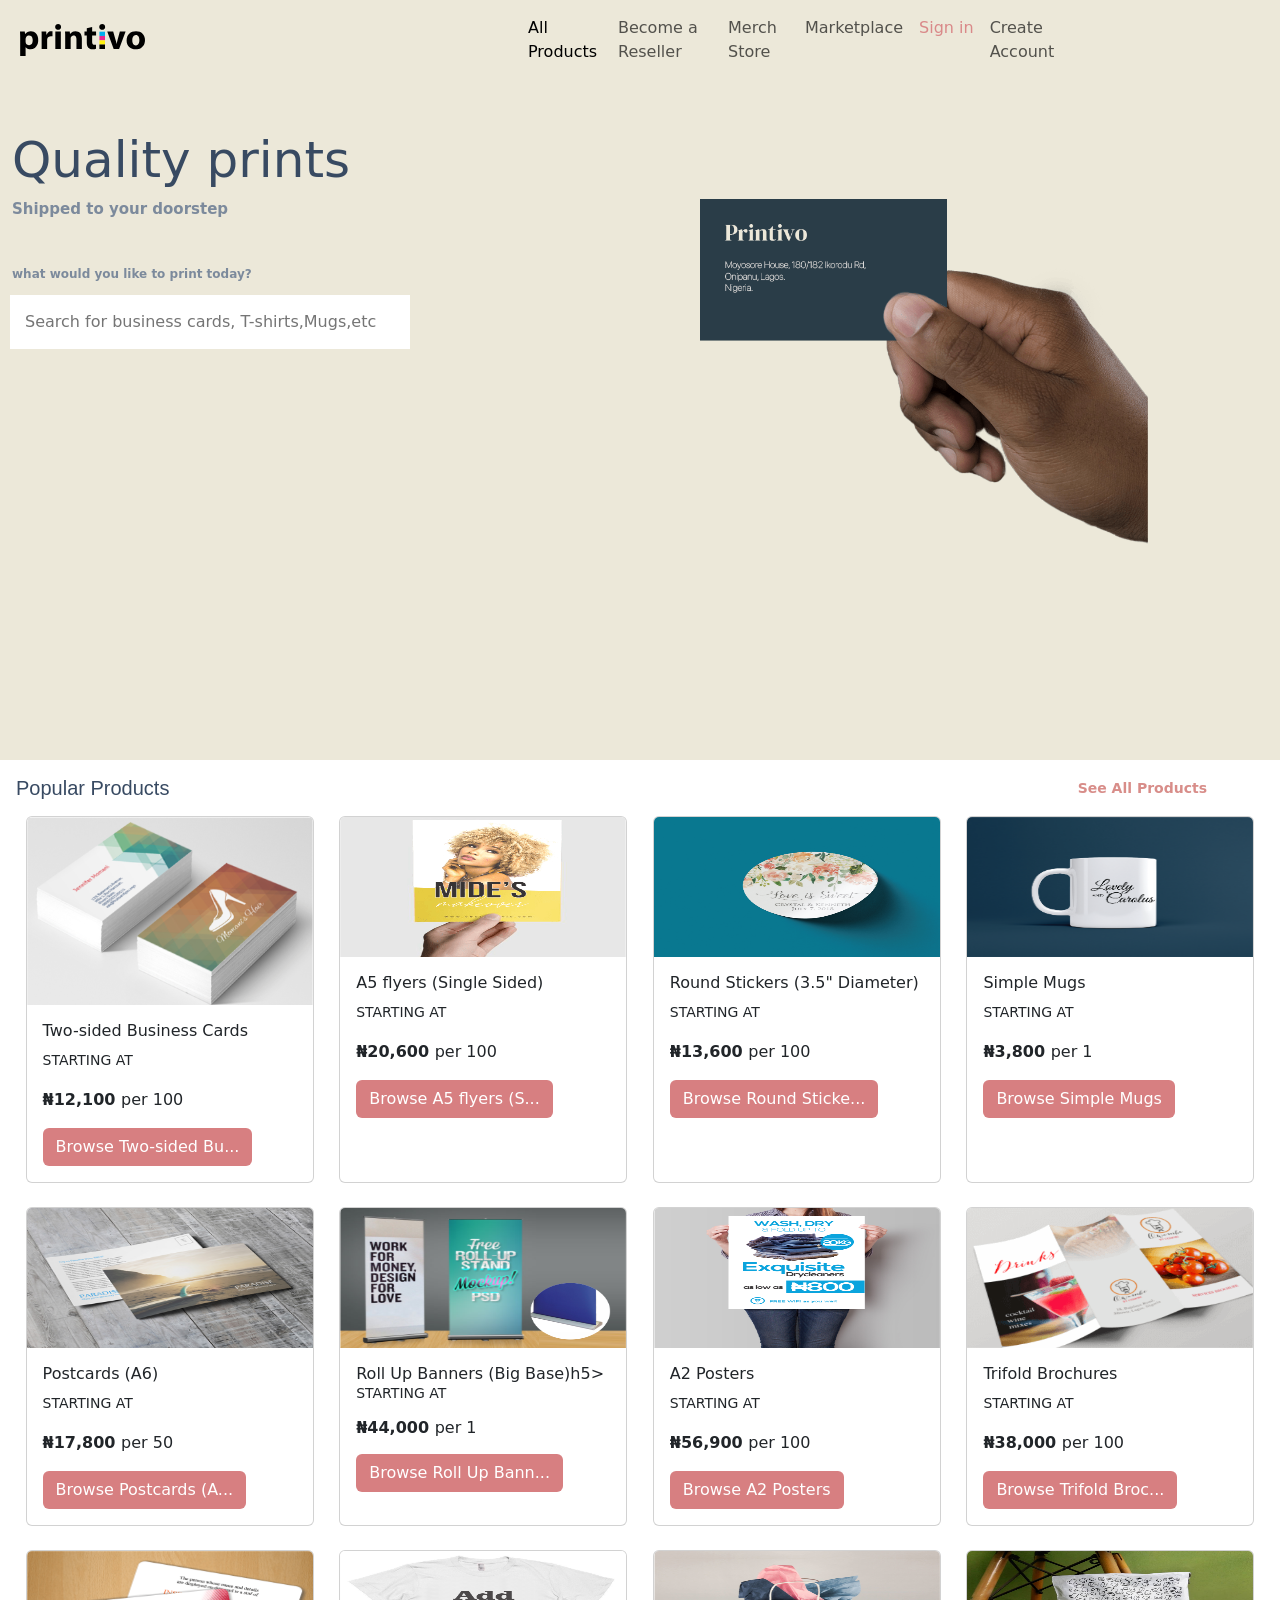
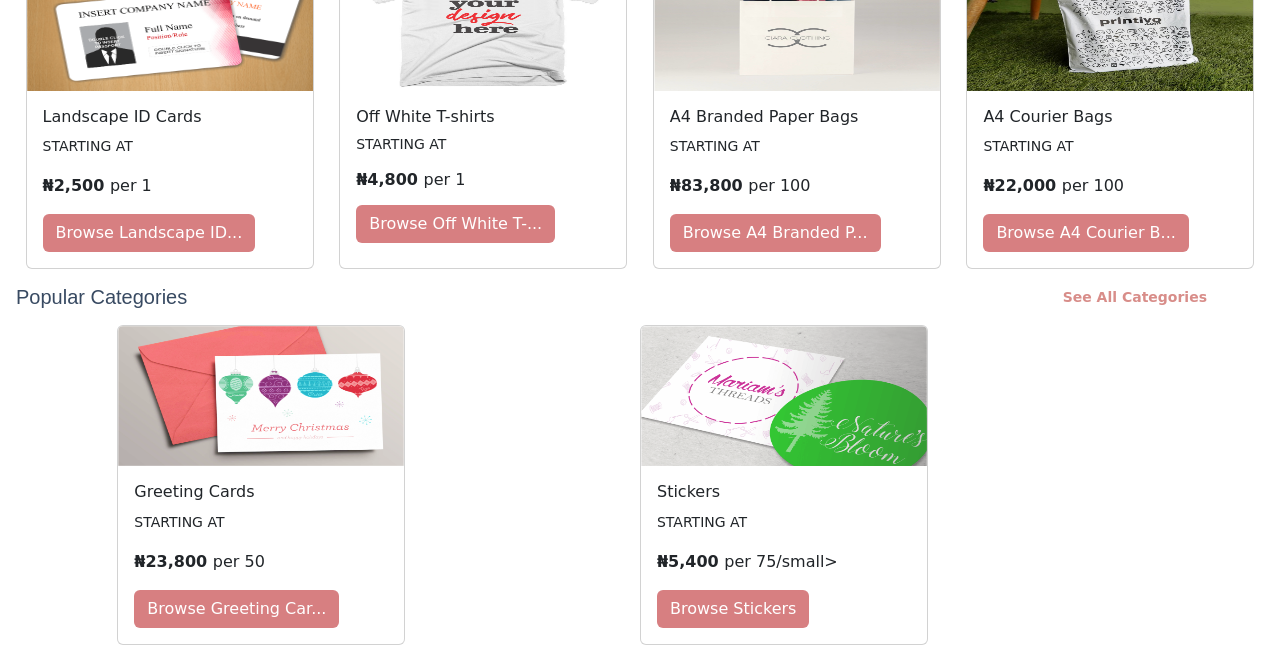
<file: index.html>
<!DOCTYPE html>
<html lang="en">
<head>
    <meta charset="UTF-8">
    <meta name="viewport" content="width=device-width, initial-scale=1.0">
    <title>Design and Print Business Cards,Flyers Online in Nigeria</title>
    <link rel="stylesheet" href="bootstrap-5.3.2-dist/bootstrap-5.3.2-dist/css/bootstrap.css">
    <link rel="stylesheet" href="printivo.css">
</head>
<body style="overflow-x: hidden;">
    
  <main style="background-color: #ece8d9; z-index: 1;">
    <nav class="navbar navbar-expand-lg w-100  ">
      <div class="container-fluid ms-2">
        <img src="Image/download.svg"  width="125" alt="">
        <button class="navbar-toggler" type="button" data-bs-toggle="collapse" data-bs-target="#navbarNav" aria-controls="navbarNav" aria-expanded="true" aria-label="Toggle navigation">
          <span class="navbar-toggler-icon"></span>
        </button>
        <div class="collapse navbar-collapse" id="navbarNav">
          <ul class="navbar-nav">
            <li class="nav-item w">
              <a class="nav-link active " id="hh" style="margin-left: 375px; width: 90px;" aria-current="page" href="#">All Products</a>
            </li>
            <li class="nav-item ">
              <a class="nav-link" style="width: 110px;" href="#">Become a Reseller</a>
            </li>
            <li class="nav-item">
              <a class="nav-link" style="width: 77px;" href="#">Merch Store</a>
            </li>
            <li class="nav-item w-25">
              <a class="nav-link" href="#">Marketplace</a>
            </li>
            <li class="nav-item w-75">
              <a class="nav-link" style="color:#d98989 ;" href="#">Sign in</a>
            </li>
            <li class="nav-item">
              <a class="nav-link" style="width: 120px;" href="#">Create Account</a>
            </li>
            <li class="nav-item w-25 d-sm-none" id="hh" >
             <img src="Image/download (1).svg" alt="">
            </li>
          </ul>
        </div>
      </div>
    </nav>
      <div>

          <div class="hero">
            <div>
              <h1 style="color: #384a62; margin-left: 12px; margin-top: 50px; font-size: 50px;">Quality prints</h1> 
              <p style="color: #7c8a9c;  margin-left: 12px; font-weight: bold; font-size: 15px;">Shipped to your doorstep</p> <br>
               
              <small style="color: #7c8a9c;  margin-left: 12px; font-weight: bold; margin-top: 150px;font-size: 12px;">what would you like to print today?</small> <br>
              
               <input type="search" id="input" name="" placeholder="Search for business cards, T-shirts,Mugs,etc" >
            </div>
          <div>  <img src="Image/Card3_n9kqin.png" class=" hand"  alt="..." ></div>
          </div>
         
           
          
          
                   
        </div>
      </div>
  </main>
  
<nav class="navbar bg-body-light">
  <div class="container-fluid">
    <a class="navbar-brand fs-10" style="margin-left: 4px; color: #384a62; font-family:sans-serif ;">Popular Products</a>
    <form class="d-flex" role="search">
      <button class="btn border-none fs-6 fw-bolder me-5 " style="margin-right: -10px; color: #d88d89;" type="submit"><small>See All Products</small></button>
    </form>
  </div>
</nav>
<main class="d-lg-flex  d-sm-block" id="maim" style="justify-content: space-evenly;">
<!-- <div class="row">
  <div class="col"> -->
    <div class="card col-sm-6" style="width: 18rem;">
      <img src="Image/1440201227_two-sided-business-cards-by-printivo.png" class="card-img-top" alt="...">
      <div class="card-body">
        <h5 class="card-title fs-6">Two-sided Business Cards</h5> 
        <p class="card-text fw-light fs-6"><small>STARTING AT</small></p>
        <p class="card-text fw-bolder fs-6">₦12,100 <small class="fw-light fs-6">per 100</small></p>
        <a href="#" class="btn text-white fs-6" style="background-color: #d77f81;">Browse Two-sided Bu...</a>
      </div>
    </div>
  <div class="card col-sm-6" style="width: 18rem;">
      <img src="Image/mide.png" height="140" class="card-img-top" alt="...">
      <div class="card-body">
        <h5 class="card-title fs-6">A5 flyers (Single Sided)</h5> 
        <p class="card-text fw-light fs-6"><small>STARTING AT</small></p>
        <p class="card-text fw-bolder fs-6">₦20,600 <small class="fw-light fs-6">per 100</small></p>
        <a href="#" class="btn text-white fs-6" style="background-color: #d77f81;">Browse A5 flyers (S...</a>
      </div>
    </div>
  </div>
  </div>
<!-- <div class="row gap-10"> -->
  <div class="card col-sm-6" style="width: 18rem;">
    <img src="Image/rblu.png" height="140" class="card-img-top" alt="...">
    <div class="card-body">
      <h5 class="card-title fs-6">Round Stickers (3.5" Diameter)</h5> 
      <p class="card-text fw-light fs-6"><small>STARTING AT</small></p>
      <p class="card-text fw-bolder fs-6">₦13,600 <small class="fw-light fs-6">per 100</small></p>
      <a href="#" class="btn text-white fs-6" style="background-color: #d77f81;">Browse Round Sticke...</a>
    </div>
  </div>
<div class="card col-sm-6" style="width: 18rem;">
    <img src="Image/cup.png" height="140" class="card-img-top" alt="...">
    <div class="card-body">
      <h5 class="card-title fs-6">Simple Mugs</h5> 
      <p class="card-text fw-light fs-6"><small>STARTING AT</small></p>
      <p class="card-text fw-bolder fs-6">₦3,800 <small class="fw-light fs-6">per 1</small></p>
      <a href="#" class="btn text-white fs-6" style="background-color: #d77f81;">Browse Simple Mugs</a>
    </div>
  </div>
</div>
    </main> <br> 
<main class="d-lg-flex d-sm-block " id="maim"  style="justify-content: space-evenly;">
<!-- <div class="row"> -->
  <div class="card col-sm-6" style="width: 18rem;">
    <img src="Image/1439790190_postcard.jpg" height="140px" class="card-img-top" alt="...">
    <div class="card-body">
      <h5 class="card-title fs-6">Postcards (A6)</h5> 
      <p class="card-text fw-light fs-6"><small>STARTING AT</small></p>
      <p class="card-text fw-bolder fs-6"> ₦17,800  <small class="fw-light fs-6">per 50</small></p>
      <a href="#" class="btn text-white fs-6" style="background-color: #d77f81;">Browse Postcards (A...</a>
    </div>
  </div>
<div class="card col-sm-6" style="width: 18rem;">
    <img src="Image/1446183154_big rollup banner.png" height="140" class="card-img-top" alt="...">
    <div class="card-body">
      <h5 class="card-title fs-6">Roll Up Banners (Big Base)h5> 
      <p class="card-text fw-light fs-6"><small>STARTING AT</small></p>
      <p class="card-text fw-bolder fs-6">₦44,000 <small class="fw-light fs-6">per 1</small></p>
      <a href="#" class="btn text-white fs-6" style="background-color: #d77f81;">Browse Roll Up Bann...</a>
    </div>
  </div>
</div>
<!-- <div class="row"> -->
  <div class="card col-sm-6" style="width: 18rem;">
    <img src="Image/1572259118_product-5-(1).png" height="140" class="card-img-top" alt="...">
    <div class="card-body">
      <h5 class="card-title fs-6">A2 Posters</h5> 
      <p class="card-text fw-light fs-6"><small>STARTING AT</small></p>
      <p class="card-text fw-bolder fs-6">₦56,900 <small class="fw-light fs-6">per 100</small></p>
      <a href="#" class="btn text-white fs-6" style="background-color: #d77f81;">Browse A2 Posters</a>
    </div>
  </div>
<div class="card col-sm-6" style="width: 18rem;">
    <img src="Image/1473167305_trifold-brochure-printing.png" height="140" class="card-img-top" alt="...">
    <div class="card-body">
      <h5 class="card-title fs-6">Trifold Brochures</h5> 
      <p class="card-text fw-light fs-6"><small>STARTING AT</small></p>
      <p class="card-text fw-bolder fs-6">₦38,000 <small class="fw-light fs-6">per 100</small></p>
      <a href="#" class="btn text-white fs-6" style="background-color: #d77f81;">Browse Trifold Broc...</a>
    </div>
  </div>
</div>
    </main> <br>
<main class="d-lg-flex  d-sm-block" id="maim"  style="justify-content: space-evenly;">
<!-- <div class="row"> -->
  <div class="card col-sm-6" style="width: 18rem;">
  <img src="Image/1456215784_12.png" height="140px" class="card-img-top" alt="...">
  <div class="card-body">
    <h5 class="card-title fs-6">Landscape ID Cards</h5> 
    <p class="card-text fw-light fs-6"><small>STARTING AT</small></p>
    <p class="card-text fw-bolder fs-6"> ₦2,500  <small class="fw-light fs-6">per 1</small></p>
    <a href="#" class="btn text-white fs-6" style="background-color: #d77f81;">Browse Landscape ID...</a>
  </div>
</div>
<div class="card col-sm-6" style="width: 18rem;">
  <img src="Image/1485151940_White-tshirt.png" height="140" class="card-img-top" alt="...">
  <div class="card-body">
    <h5 class="card-title fs-6">Off White T-shirts<h5> 
    <p class="card-text fw-light fs-6"><small>STARTING AT</small></p>
    <p class="card-text fw-bolder fs-6">₦4,800 <small class="fw-light fs-6">per 1</small></p>
    <a href="#" class="btn text-white fs-6" style="background-color: #d77f81;">Browse Off White T-...</a>
  </div>
</div></div>
<!-- <div class="row"> -->
  <div class="card col-sm-6" style="width: 18rem;">
    <img src="Image/1572258123_product-3-(1).png" height="140" class="card-img-top" alt="...">
    <div class="card-body">
      <h5 class="card-title fs-6">A4 Branded Paper Bags</h5> 
      <p class="card-text fw-light fs-6"><small>STARTING AT</small></p>
      <p class="card-text fw-bolder fs-6">₦83,800 <small class="fw-light fs-6">per 100</small></p>
      <a href="#" class="btn text-white fs-6" style="background-color: #d77f81;">Browse A4 Branded P...</a>
    </div>
  </div>
<div class="card col-sm-6" style="width: 18rem;">
    <img src="Image/1607424257_63f28e7a-da1d-4685-a297-964e186a2170.jpeg" height="140" class="card-img-top" alt="...">
    <div class="card-body">
      <h5 class="card-title fs-6">A4 Courier Bags</h5> 
      <p class="card-text fw-light fs-6"><small>STARTING AT</small></p>
      <p class="card-text fw-bolder fs-6">₦22,000 <small class="fw-light fs-6">per 100</small></p>
      <a href="#" class="btn text-white fs-6" style="background-color: #d77f81;">Browse A4 Courier B...</a>
    </div>
  </div>
</div>
    </main>
    <nav class="navbar bg-body-light">
        <div class="container-fluid">
          <a class="navbar-brand fs-10" style="margin-left: 4px; color: #384a62; font-family:sans-serif ;">Popular Categories</a>
          <form class="d-flex" role="search">
            <button class="btn border-none fs-6 fw-bolder me-5" style="margin-right: -10px; color: #d88d89;" type="submit"><small>See All Categories</small></button>
          </form>
        </div>
      </nav>

      <main class="d-lg-flex d-sm-block ms-50 " id="maim"  style="justify-content: space-around;gap: -13px;">
        
       <!-- <div class="row"> -->
        <div class="card col-sm-6" style="width: 18rem;">
          <img src="Image/1473159158_Christmas-card-for-this-wonderful-season.png" height="140" class="card-img-top" alt="...">
          <div class="card-body">
            <h5 class="card-title fs-6">Greeting Cards</h5> 
            <p class="card-text fw-light fs-6"><small>STARTING AT</small></p>
            <p class="card-text fw-bolder fs-6">₦23,800 <small class="fw-light fs-6">per 50</small></p>
            <a href="#" class="btn text-white fs-6" style="background-color: #d77f81;">Browse Greeting Car...</a>
          </div>
        </div>
      <div class="card col-sm-6" style="width: 18rem;">
          <img src="Image/1473165427_stickers.png" height="140" class="card-img-top" alt="...">
          <div class="card-body">
            <h5 class="card-title fs-6">Stickers</h5> 
            <p class="card-text fw-light fs-6"><small>STARTING AT</small></p>
            <p class="card-text fw-bolder fs-6">₦5,400 <small class="fw-light fs-6">per 75/small></p>
            <a href="#" class="btn text-white fs-6" style="background-color: #d77f81;">Browse Stickers</a>
          </div>
        </div>
       </div>
            </main>


            

   <script src="bootstrap-5.3.2-dist/bootstrap-5.3.2-dist/js/bootstrap.bundle.js"></script>
</body>
</html>
</file>
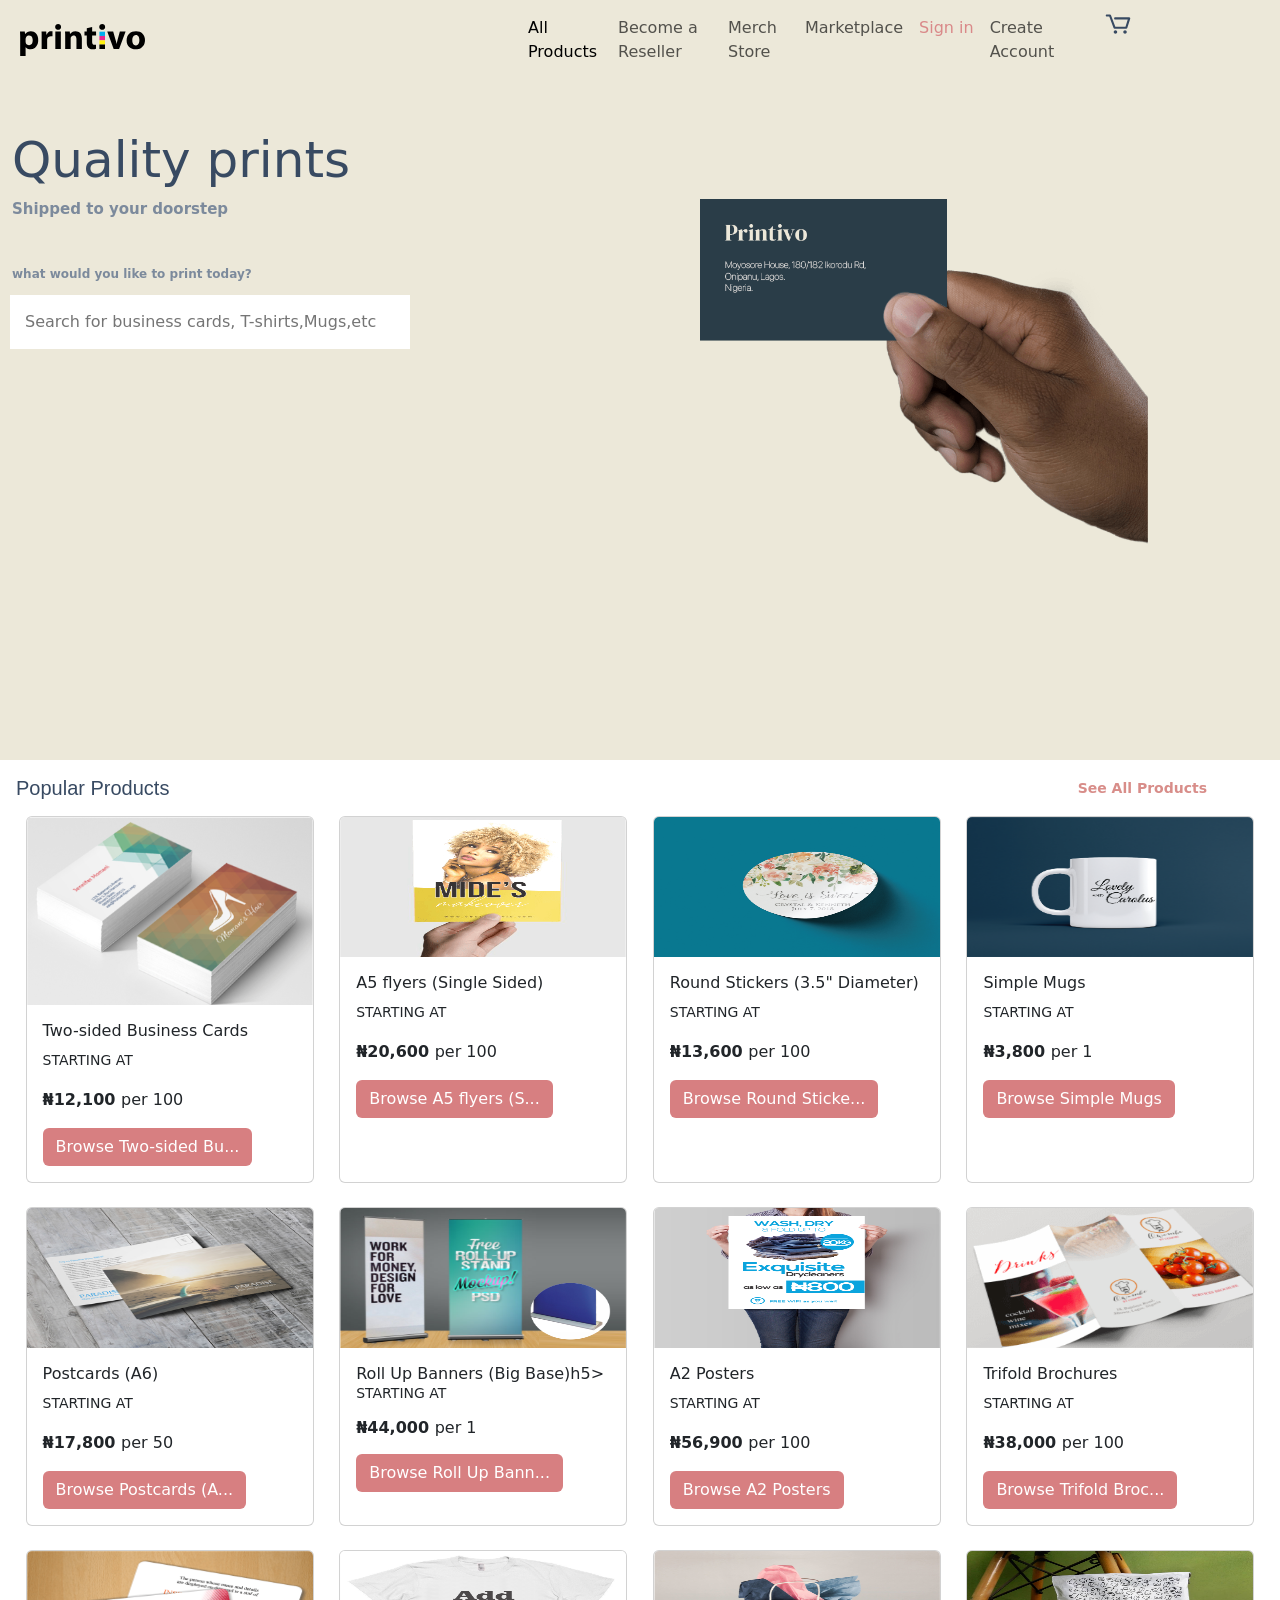
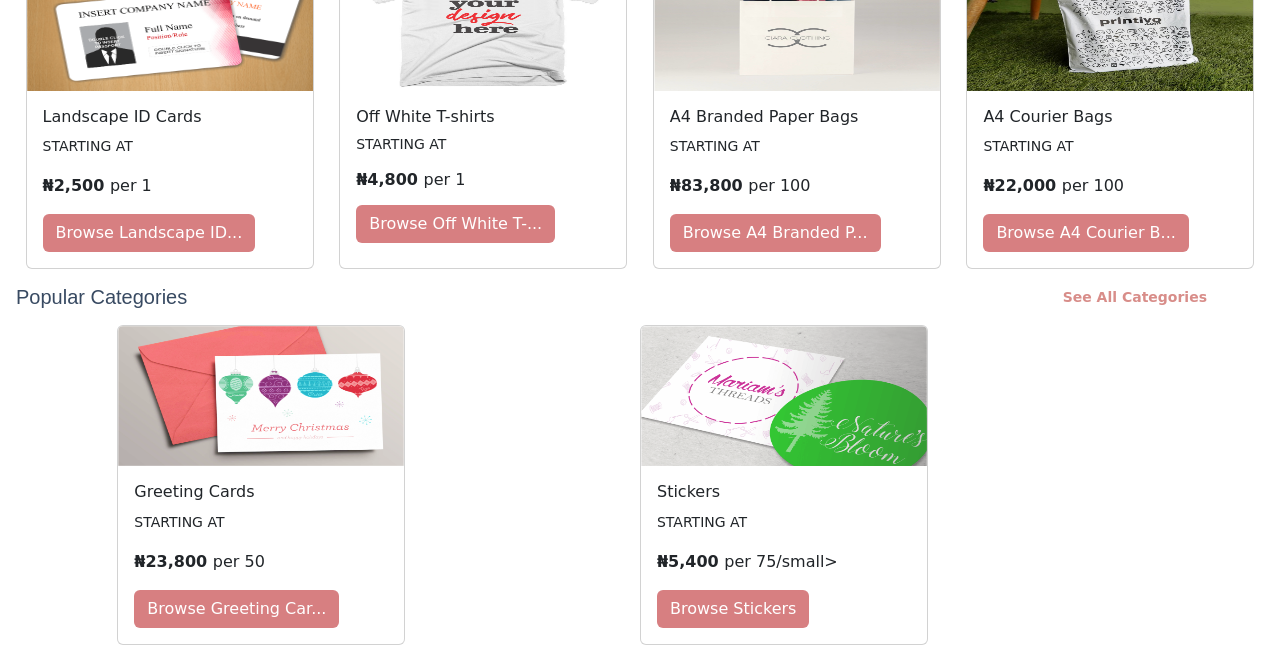
<file: printivo.html>
<!DOCTYPE html>
<html lang="en">
<head>
    <meta charset="UTF-8">
    <meta name="viewport" content="width=device-width, initial-scale=1.0">
    <title>Design and Print Business Cards,Flyers Online in Nigeria</title>
    <link rel="stylesheet" href="bootstrap-5.3.2-dist/bootstrap-5.3.2-dist/css/bootstrap.css">
    <link rel="stylesheet" href="printivo.css">
</head>
<body style="overflow-x: hidden;">
    
  <main style="background-color: #ece8d9;">
    <nav class="navbar navbar-expand-lg w-100  ">
      <div class="container-fluid ms-2">
        <img src="Image/download.svg"  width="125" alt="">
        <button class="navbar-toggler" type="button" data-bs-toggle="collapse" data-bs-target="#navbarNav" aria-controls="navbarNav" aria-expanded="true" aria-label="Toggle navigation">
          <span class="navbar-toggler-icon"></span>
        </button>
        <div class="collapse navbar-collapse" id="navbarNav">
          <ul class="navbar-nav">
            <li class="nav-item w">
              <a class="nav-link active ms-" style="margin-left: 375px; width: 90px;" aria-current="page" href="#">All Products</a>
            </li>
            <li class="nav-item ">
              <a class="nav-link" style="width: 110px;" href="#">Become a Reseller</a>
            </li>
            <li class="nav-item">
              <a class="nav-link" style="width: 77px;" href="#">Merch Store</a>
            </li>
            <li class="nav-item w-25">
              <a class="nav-link" href="#">Marketplace</a>
            </li>
            <li class="nav-item w-75">
              <a class="nav-link" style="color:#d98989 ;" href="#">Sign in</a>
            </li>
            <li class="nav-item ">
              <a class="nav-link" style="width: 120px;" href="#">Create Account</a>
            </li>
            <li class="nav-item w-25">
             <img src="Image/download (1).svg" alt="">
            </li>
          </ul>
        </div>
      </div>
    </nav>
      <div>

          <div class="hero">
            <div>
              <h1 style="color: #384a62; margin-left: 12px; margin-top: 50px; font-size: 50px;">Quality prints</h1> 
              <p style="color: #7c8a9c;  margin-left: 12px; font-weight: bold; font-size: 15px;">Shipped to your doorstep</p> <br>
               
              <small style="color: #7c8a9c;  margin-left: 12px; font-weight: bold; margin-top: 150px;font-size: 12px;">what would you like to print today?</small> <br>
              
               <input type="search" name="" placeholder="Search for business cards, T-shirts,Mugs,etc" style="border: none; width: 400px; margin-top: 10px; margin-left: 10px; padding: 15px;" id="">
            </div>
          <div>  <img src="Image/Card3_n9kqin.png" class=" hand"  alt="..." ></div>
          </div>
         
           
          
          
                   
        </div>
      </div>
  </main>
  
<nav class="navbar bg-body-light">
  <div class="container-fluid">
    <a class="navbar-brand fs-10" style="margin-left: 4px; color: #384a62; font-family:sans-serif ;">Popular Products</a>
    <form class="d-flex" role="search">
      <button class="btn border-none fs-6 fw-bolder me-5 " style="margin-right: -10px; color: #d88d89;" type="submit"><small>See All Products</small></button>
    </form>
  </div>
</nav>
<main class="d-lg-flex  d-sm-block" id="maim" style="justify-content: space-evenly;">
<!-- <div class="row">
  <div class="col"> -->
    <div class="card col-sm-6" style="width: 18rem;">
      <img src="Image/1440201227_two-sided-business-cards-by-printivo.png" class="card-img-top" alt="...">
      <div class="card-body">
        <h5 class="card-title fs-6">Two-sided Business Cards</h5> 
        <p class="card-text fw-light fs-6"><small>STARTING AT</small></p>
        <p class="card-text fw-bolder fs-6">₦12,100 <small class="fw-light fs-6">per 100</small></p>
        <a href="#" class="btn text-white fs-6" style="background-color: #d77f81;">Browse Two-sided Bu...</a>
      </div>
    </div>
  <div class="card col-sm-6" style="width: 18rem;">
      <img src="Image/mide.png" height="140" class="card-img-top" alt="...">
      <div class="card-body">
        <h5 class="card-title fs-6">A5 flyers (Single Sided)</h5> 
        <p class="card-text fw-light fs-6"><small>STARTING AT</small></p>
        <p class="card-text fw-bolder fs-6">₦20,600 <small class="fw-light fs-6">per 100</small></p>
        <a href="#" class="btn text-white fs-6" style="background-color: #d77f81;">Browse A5 flyers (S...</a>
      </div>
    </div>
  </div>
  </div>
<!-- <div class="row gap-10"> -->
  <div class="card col-sm-6" style="width: 18rem;">
    <img src="Image/rblu.png" height="140" class="card-img-top" alt="...">
    <div class="card-body">
      <h5 class="card-title fs-6">Round Stickers (3.5" Diameter)</h5> 
      <p class="card-text fw-light fs-6"><small>STARTING AT</small></p>
      <p class="card-text fw-bolder fs-6">₦13,600 <small class="fw-light fs-6">per 100</small></p>
      <a href="#" class="btn text-white fs-6" style="background-color: #d77f81;">Browse Round Sticke...</a>
    </div>
  </div>
<div class="card col-sm-6" style="width: 18rem;">
    <img src="Image/cup.png" height="140" class="card-img-top" alt="...">
    <div class="card-body">
      <h5 class="card-title fs-6">Simple Mugs</h5> 
      <p class="card-text fw-light fs-6"><small>STARTING AT</small></p>
      <p class="card-text fw-bolder fs-6">₦3,800 <small class="fw-light fs-6">per 1</small></p>
      <a href="#" class="btn text-white fs-6" style="background-color: #d77f81;">Browse Simple Mugs</a>
    </div>
  </div>
</div>
    </main> <br> 
<main class="d-lg-flex d-sm-block " id="maim"  style="justify-content: space-evenly;">
<!-- <div class="row"> -->
  <div class="card col-sm-6" style="width: 18rem;">
    <img src="Image/1439790190_postcard.jpg" height="140px" class="card-img-top" alt="...">
    <div class="card-body">
      <h5 class="card-title fs-6">Postcards (A6)</h5> 
      <p class="card-text fw-light fs-6"><small>STARTING AT</small></p>
      <p class="card-text fw-bolder fs-6"> ₦17,800  <small class="fw-light fs-6">per 50</small></p>
      <a href="#" class="btn text-white fs-6" style="background-color: #d77f81;">Browse Postcards (A...</a>
    </div>
  </div>
<div class="card col-sm-6" style="width: 18rem;">
    <img src="Image/1446183154_big rollup banner.png" height="140" class="card-img-top" alt="...">
    <div class="card-body">
      <h5 class="card-title fs-6">Roll Up Banners (Big Base)h5> 
      <p class="card-text fw-light fs-6"><small>STARTING AT</small></p>
      <p class="card-text fw-bolder fs-6">₦44,000 <small class="fw-light fs-6">per 1</small></p>
      <a href="#" class="btn text-white fs-6" style="background-color: #d77f81;">Browse Roll Up Bann...</a>
    </div>
  </div>
</div>
<!-- <div class="row"> -->
  <div class="card col-sm-6" style="width: 18rem;">
    <img src="Image/1572259118_product-5-(1).png" height="140" class="card-img-top" alt="...">
    <div class="card-body">
      <h5 class="card-title fs-6">A2 Posters</h5> 
      <p class="card-text fw-light fs-6"><small>STARTING AT</small></p>
      <p class="card-text fw-bolder fs-6">₦56,900 <small class="fw-light fs-6">per 100</small></p>
      <a href="#" class="btn text-white fs-6" style="background-color: #d77f81;">Browse A2 Posters</a>
    </div>
  </div>
<div class="card col-sm-6" style="width: 18rem;">
    <img src="Image/1473167305_trifold-brochure-printing.png" height="140" class="card-img-top" alt="...">
    <div class="card-body">
      <h5 class="card-title fs-6">Trifold Brochures</h5> 
      <p class="card-text fw-light fs-6"><small>STARTING AT</small></p>
      <p class="card-text fw-bolder fs-6">₦38,000 <small class="fw-light fs-6">per 100</small></p>
      <a href="#" class="btn text-white fs-6" style="background-color: #d77f81;">Browse Trifold Broc...</a>
    </div>
  </div>
</div>
    </main> <br>
<main class="d-lg-flex  d-sm-block" id="maim"  style="justify-content: space-evenly;">
<!-- <div class="row"> -->
  <div class="card col-sm-6" style="width: 18rem;">
  <img src="Image/1456215784_12.png" height="140px" class="card-img-top" alt="...">
  <div class="card-body">
    <h5 class="card-title fs-6">Landscape ID Cards</h5> 
    <p class="card-text fw-light fs-6"><small>STARTING AT</small></p>
    <p class="card-text fw-bolder fs-6"> ₦2,500  <small class="fw-light fs-6">per 1</small></p>
    <a href="#" class="btn text-white fs-6" style="background-color: #d77f81;">Browse Landscape ID...</a>
  </div>
</div>
<div class="card col-sm-6" style="width: 18rem;">
  <img src="Image/1485151940_White-tshirt.png" height="140" class="card-img-top" alt="...">
  <div class="card-body">
    <h5 class="card-title fs-6">Off White T-shirts<h5> 
    <p class="card-text fw-light fs-6"><small>STARTING AT</small></p>
    <p class="card-text fw-bolder fs-6">₦4,800 <small class="fw-light fs-6">per 1</small></p>
    <a href="#" class="btn text-white fs-6" style="background-color: #d77f81;">Browse Off White T-...</a>
  </div>
</div></div>
<!-- <div class="row"> -->
  <div class="card col-sm-6" style="width: 18rem;">
    <img src="Image/1572258123_product-3-(1).png" height="140" class="card-img-top" alt="...">
    <div class="card-body">
      <h5 class="card-title fs-6">A4 Branded Paper Bags</h5> 
      <p class="card-text fw-light fs-6"><small>STARTING AT</small></p>
      <p class="card-text fw-bolder fs-6">₦83,800 <small class="fw-light fs-6">per 100</small></p>
      <a href="#" class="btn text-white fs-6" style="background-color: #d77f81;">Browse A4 Branded P...</a>
    </div>
  </div>
<div class="card col-sm-6" style="width: 18rem;">
    <img src="Image/1607424257_63f28e7a-da1d-4685-a297-964e186a2170.jpeg" height="140" class="card-img-top" alt="...">
    <div class="card-body">
      <h5 class="card-title fs-6">A4 Courier Bags</h5> 
      <p class="card-text fw-light fs-6"><small>STARTING AT</small></p>
      <p class="card-text fw-bolder fs-6">₦22,000 <small class="fw-light fs-6">per 100</small></p>
      <a href="#" class="btn text-white fs-6" style="background-color: #d77f81;">Browse A4 Courier B...</a>
    </div>
  </div>
</div>
    </main>
    <nav class="navbar bg-body-light">
        <div class="container-fluid">
          <a class="navbar-brand fs-10" style="margin-left: 4px; color: #384a62; font-family:sans-serif ;">Popular Categories</a>
          <form class="d-flex" role="search">
            <button class="btn border-none fs-6 fw-bolder me-5" style="margin-right: -10px; color: #d88d89;" type="submit"><small>See All Categories</small></button>
          </form>
        </div>
      </nav>

      <main class="d-lg-flex d-sm-block ms-50 " id="maim"  style="justify-content: space-around;gap: -13px;">
        
       <!-- <div class="row"> -->
        <div class="card col-sm-6" style="width: 18rem;">
          <img src="Image/1473159158_Christmas-card-for-this-wonderful-season.png" height="140" class="card-img-top" alt="...">
          <div class="card-body">
            <h5 class="card-title fs-6">Greeting Cards</h5> 
            <p class="card-text fw-light fs-6"><small>STARTING AT</small></p>
            <p class="card-text fw-bolder fs-6">₦23,800 <small class="fw-light fs-6">per 50</small></p>
            <a href="#" class="btn text-white fs-6" style="background-color: #d77f81;">Browse Greeting Car...</a>
          </div>
        </div>
      <div class="card col-sm-6" style="width: 18rem;">
          <img src="Image/1473165427_stickers.png" height="140" class="card-img-top" alt="...">
          <div class="card-body">
            <h5 class="card-title fs-6">Stickers</h5> 
            <p class="card-text fw-light fs-6"><small>STARTING AT</small></p>
            <p class="card-text fw-bolder fs-6">₦5,400 <small class="fw-light fs-6">per 75/small></p>
            <a href="#" class="btn text-white fs-6" style="background-color: #d77f81;">Browse Stickers</a>
          </div>
        </div>
       </div>
            </main>


            

   <script src="bootstrap-5.3.2-dist/bootstrap-5.3.2-dist/js/bootstrap.bundle.js"></script>
</body>
</html>
</file>
<file: printivo.css>
.hand{
    position: relative;
    left: 700px;
    width: 35%; 
    margin-top: -150px;
}
.hero{
    height: 70vh;
}
#input{
    border: none;
     width: 400px;
      margin-top: 10px; 
      margin-left: 10px; 
      padding: 15px;
}

@media screen and (max-width:481px) {
    .ve{
        height: 10vh;
    }
    .hand{
        display: none;
    } 
    .hero{
       height: 25vh; 
    }
    #maim{
       /* align-items: center; */
       /* text-align: center; */
       /* justify-items: center; */
       margin-left: 70px;
    }
    #input{
        border: none;
         width: 300px;
          margin-top: 10px; 
          margin-left: 10px; 
          padding: 15px;
    }
    #hh{
        display: none;
    }
    
}
</file>
